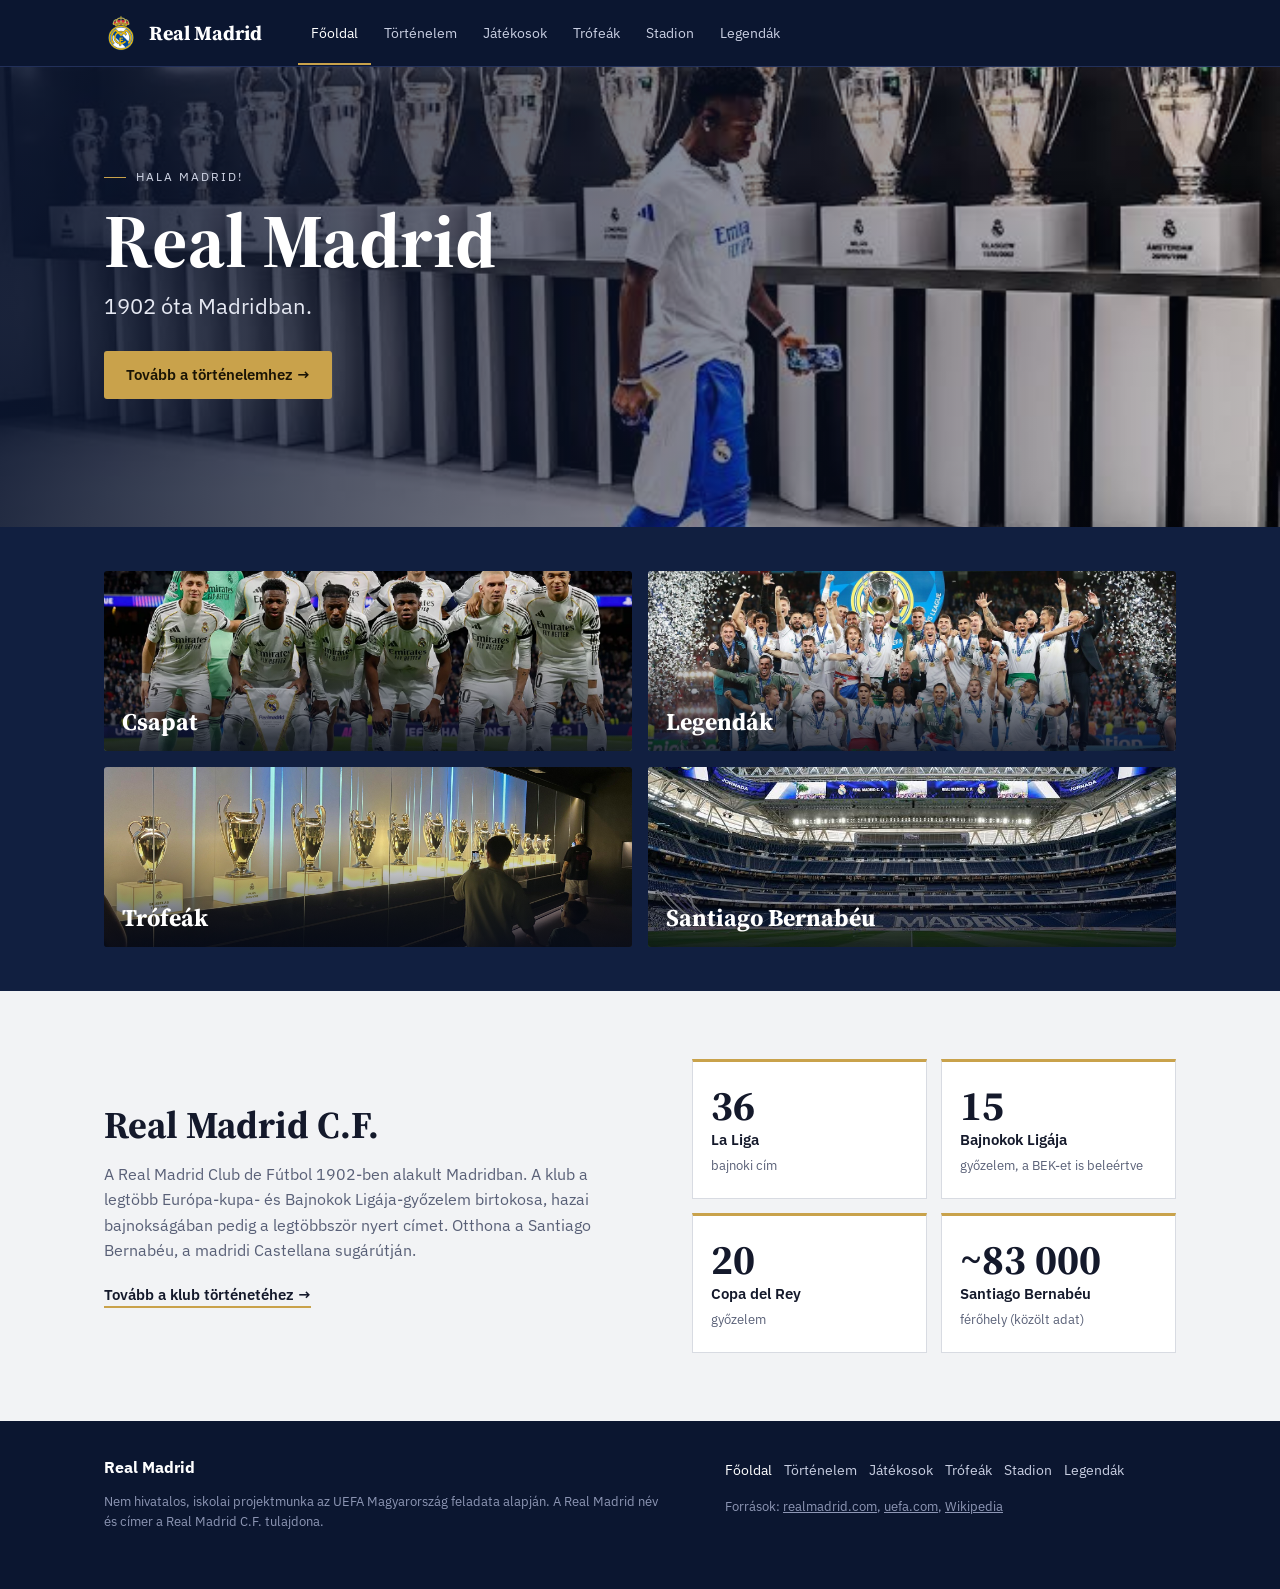
<file: index.html>
<!DOCTYPE html>
<html lang="hu">

<head>
    <meta charset="utf-8">
    <meta name="viewport" content="width=device-width, initial-scale=1, viewport-fit=cover">
    <title>Real Madrid</title>
    <link rel="icon"
        href="data:image/svg+xml,%3Csvg xmlns='http://www.w3.org/2000/svg' viewBox='0 0 32 32'%3E%3Ccircle cx='16' cy='16' r='15' fill='%230b1630'/%3E%3Ccircle cx='16' cy='16' r='12' fill='none' stroke='%23c9a24b' stroke-width='2'/%3E%3C/svg%3E">
    <link rel="stylesheet"
        href="https://fonts.googleapis.com/css2?family=IBM+Plex+Sans:wght@400;500;600&family=Source+Serif+4:opsz,wght@8..60,600;8..60,700&display=swap">
    <link rel="stylesheet" href="css/style.css">
</head>

<body>
    <header>
        <div class="w">
            <a class="brand" href="index.html"><img class="logo" src="pics/logo.png" alt="">Real Madrid</a>
            <nav aria-label="Főmenü"><a href="index.html" class="on">Főoldal</a><a
                    href="tortenelem.html">Történelem</a><a href="jatekosok.html">Játékosok</a><a
                    href="trofeak.html">Trófeák</a><a href="stadion.html">Stadion</a><a
                    href="legendak.html">Legendák</a></nav>
        </div>
    </header>
    <main>
        <section class="hero">
            <div class="img"><img src="pics/hero.jpg" alt="Santiago Bernabéu"></div>
            <div class="w">
                <div class="eyebrow">Hala Madrid!</div>
                <h1>Real Madrid</h1>
                <p class="sub">1902 óta Madridban.</p><a class="btn" href="tortenelem.html">Tovább a történelemhez →</a>
            </div>
        </section>
        <section class="dark">
            <div class="w tiles"><a class="tile" href="jatekosok.html">
                    <div class="img"><img src="pics/tile-csapat.jpg" alt="Csapat"></div><span>Csapat</span>
                </a><a class="tile" href="legendak.html">
                    <div class="img"><img src="pics/tile-legendak.jpg" alt="Legendák"></div><span>Legendák</span>
                </a><a class="tile" href="trofeak.html">
                    <div class="img"><img src="pics/tile-trofeak.jpg" alt="Trófeák"></div><span>Trófeák</span>
                </a><a class="tile" href="stadion.html">
                    <div class="img"><img src="pics/tile-stadion.jpg" alt="Santiago Bernabéu"></div><span>Santiago
                        Bernabéu</span>
                </a></div>
        </section>
        <section class="about">
            <div class="w two">
                <div>
                    <h2>Real Madrid C.F.</h2>
                    <p>A Real Madrid Club de Fútbol 1902-ben alakult Madridban. A klub a legtöbb Európa-kupa- és
                        Bajnokok Ligája-győzelem birtokosa, hazai bajnokságában pedig a legtöbbször nyert címet. Otthona
                        a Santiago Bernabéu, a madridi Castellana sugárútján.</p><a class="lnk"
                        href="tortenelem.html">Tovább a klub történetéhez →</a>
                </div>
                <div class="stats">
                    <div class="st"><b>36</b><span>La Liga</span><small>bajnoki cím</small></div>
                    <div class="st"><b>15</b><span>Bajnokok Ligája</span><small>győzelem, a BEK-et is beleértve</small>
                    </div>
                    <div class="st"><b>20</b><span>Copa del Rey</span><small>győzelem</small></div>
                    <div class="st"><b>~83 000</b><span>Santiago Bernabéu</span><small>férőhely (közölt adat)</small>
                    </div>
                </div>
            </div>
        </section>
    </main>
    <footer>
        <div class="w">
            <div><b style="color:#fff;font-size:16px">Real Madrid</b>
                <p>Nem hivatalos, iskolai projektmunka az UEFA Magyarország feladata alapján. A Real Madrid név és címer
                    a Real Madrid C.F. tulajdona.</p>
            </div>
            <div>
                <nav aria-label="Lábléc"><a href="index.html" class="on">Főoldal</a><a
                        href="tortenelem.html">Történelem</a><a href="jatekosok.html">Játékosok</a><a
                        href="trofeak.html">Trófeák</a><a href="stadion.html">Stadion</a><a
                        href="legendak.html">Legendák</a></nav>
                <p>Források: <a class="s" href="https://www.realmadrid.com/">realmadrid.com</a>, <a class="s"
                        href="https://www.uefa.com/nationalassociations/teams/50051--real-madrid/">uefa.com</a>, <a
                        class="s" href="https://en.wikipedia.org/wiki/Real_Madrid_CF">Wikipedia</a></p>
            </div>
        </div>
    </footer>
</body>

</html>
</file>
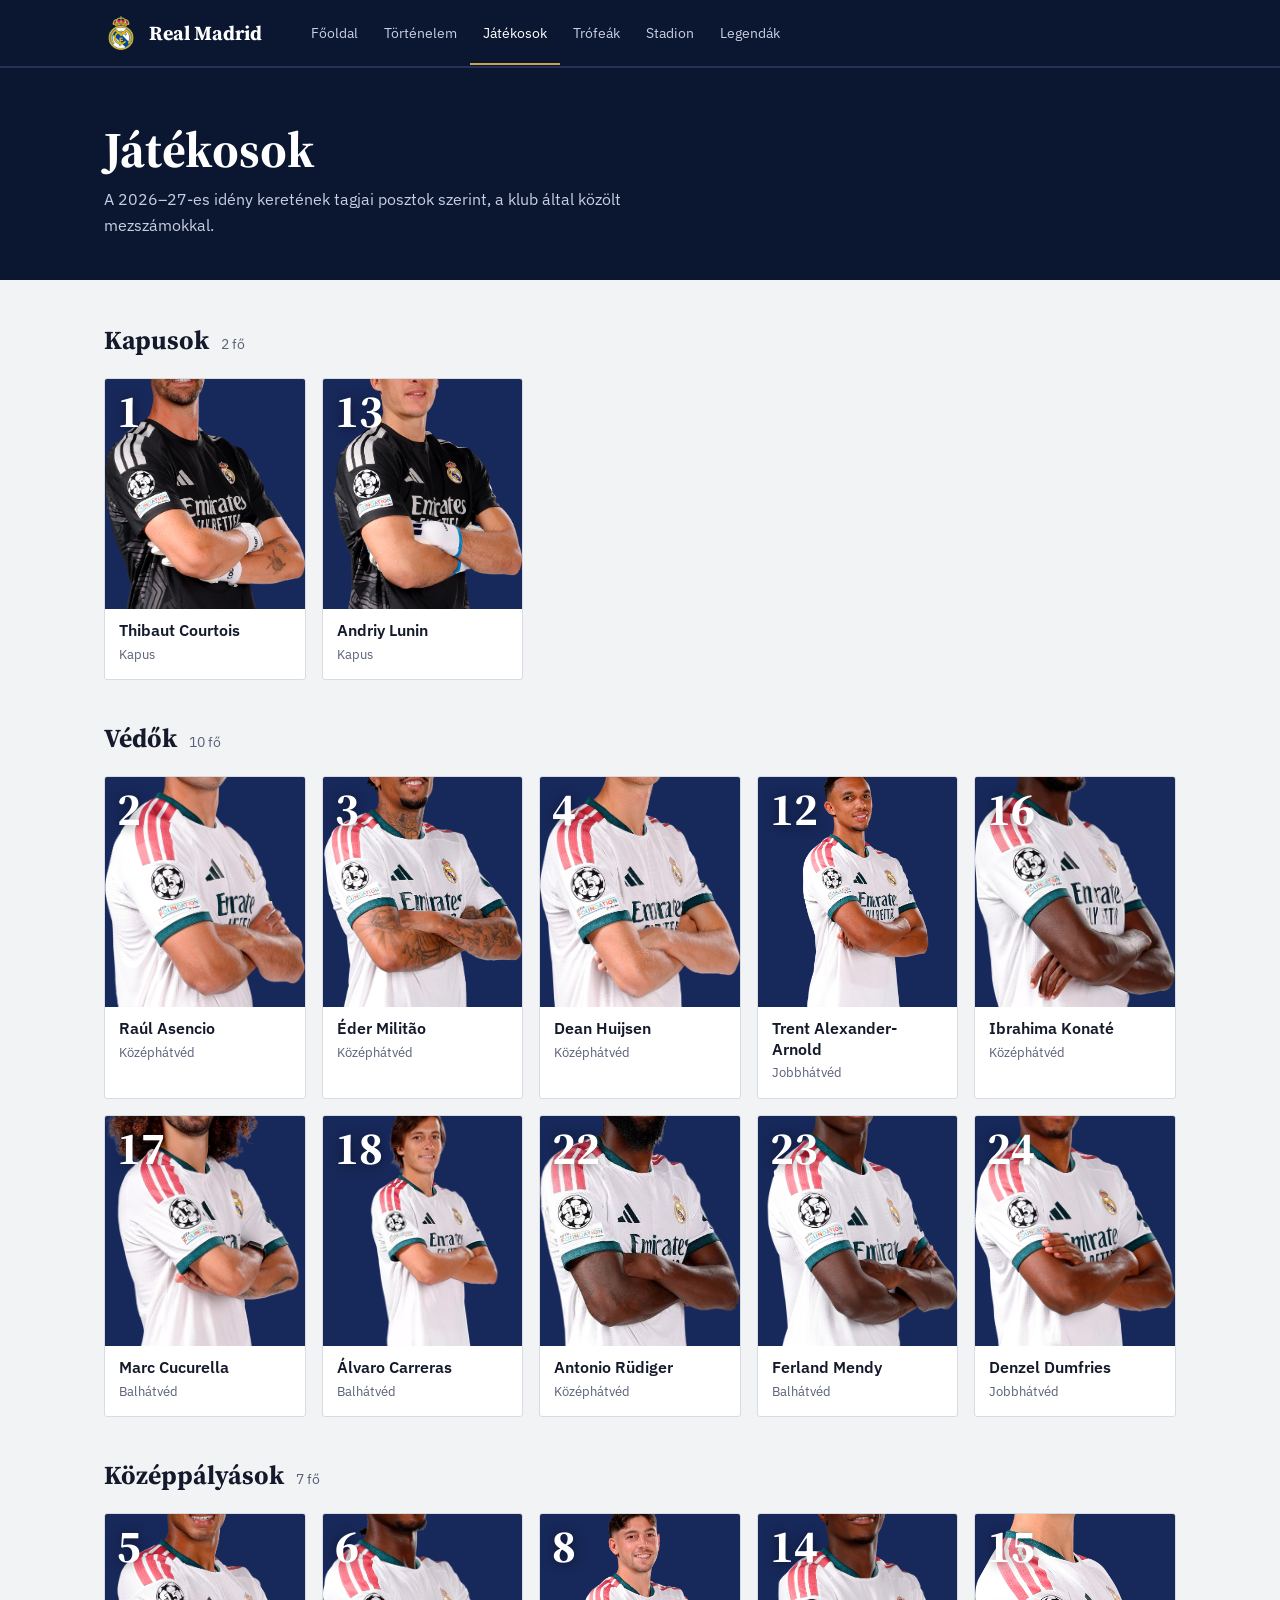
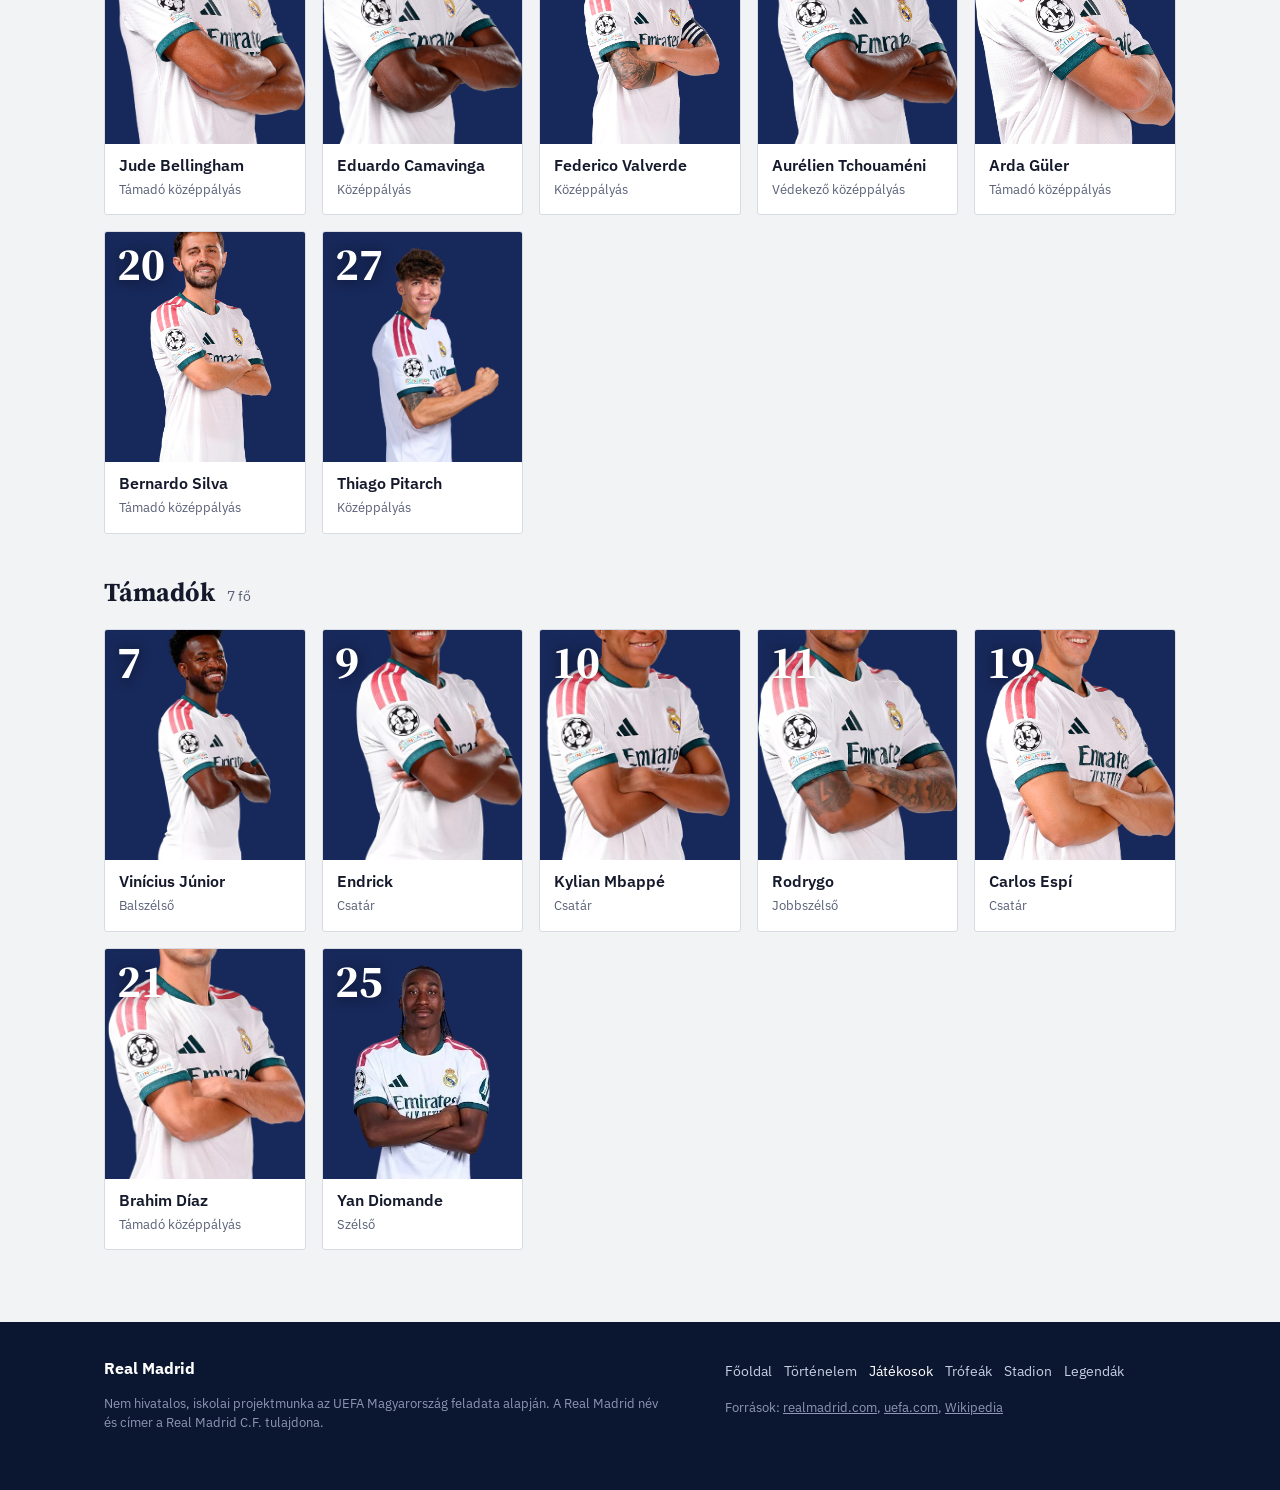
<file: jatekosok.html>
<!DOCTYPE html>
<html lang="hu">

<head>
    <meta charset="utf-8">
    <meta name="viewport" content="width=device-width, initial-scale=1, viewport-fit=cover">
    <title>Játékosok – Real Madrid</title>
    <link rel="icon"
        href="data:image/svg+xml,%3Csvg xmlns='http://www.w3.org/2000/svg' viewBox='0 0 32 32'%3E%3Ccircle cx='16' cy='16' r='15' fill='%230b1630'/%3E%3Ccircle cx='16' cy='16' r='12' fill='none' stroke='%23c9a24b' stroke-width='2'/%3E%3C/svg%3E">
    <link rel="stylesheet"
        href="https://fonts.googleapis.com/css2?family=IBM+Plex+Sans:wght@400;500;600&family=Source+Serif+4:opsz,wght@8..60,600;8..60,700&display=swap">
    <link rel="stylesheet" href="css/style.css">
</head>

<body>
    <header>
        <div class="w">
            <a class="brand" href="index.html"><img class="logo" src="pics/logo.png" alt="">Real Madrid</a>
            <nav aria-label="Főmenü"><a href="index.html">Főoldal</a><a href="tortenelem.html">Történelem</a><a
                    href="jatekosok.html" class="on">Játékosok</a><a href="trofeak.html">Trófeák</a><a
                    href="stadion.html">Stadion</a><a href="legendak.html">Legendák</a></nav>
        </div>
    </header>
    <main>
        <section class="ph">
            <div class="w">
                <h1>Játékosok</h1>
                <p>A 2026–27-es idény keretének tagjai posztok szerint, a klub által közölt mezszámokkal.</p>
            </div>
        </section>
        <section class="body">
            <div class="w">
                <h2 class="grp">Kapusok<small>2 fő</small></h2>
                <div class="grid">
                    <div class="pc">
                        <div class="img"><img src="pics/j-thibaut-courtois.jpg" alt="Thibaut Courtois"></div><i
                            class="num">1</i>
                        <div class="t"><b>Thibaut Courtois</b><span>Kapus</span></div>
                    </div>
                    <div class="pc">
                        <div class="img"><img src="pics/j-andriy-lunin.jpg" alt="Andriy Lunin"></div><i
                            class="num">13</i>
                        <div class="t"><b>Andriy Lunin</b><span>Kapus</span></div>
                    </div>
                </div>
                <h2 class="grp">Védők<small>10 fő</small></h2>
                <div class="grid">
                    <div class="pc">
                        <div class="img"><img src="pics/j-raul-asencio.jpg" alt="Raúl Asencio"></div><i
                            class="num">2</i>
                        <div class="t"><b>Raúl Asencio</b><span>Középhátvéd</span></div>
                    </div>
                    <div class="pc">
                        <div class="img"><img src="pics/j-eder-militao.jpg" alt="Éder Militão"></div><i
                            class="num">3</i>
                        <div class="t"><b>Éder Militão</b><span>Középhátvéd</span></div>
                    </div>
                    <div class="pc">
                        <div class="img"><img src="pics/j-dean-huijsen.jpg" alt="Dean Huijsen"></div><i
                            class="num">4</i>
                        <div class="t"><b>Dean Huijsen</b><span>Középhátvéd</span></div>
                    </div>
                    <div class="pc">
                        <div class="img"><img src="pics/j-trent-alexander-arnold.jpg" alt="Trent Alexander-Arnold">
                        </div><i class="num">12</i>
                        <div class="t"><b>Trent Alexander-Arnold</b><span>Jobbhátvéd</span></div>
                    </div>
                    <div class="pc">
                        <div class="img"><img src="pics/j-ibrahima-konate.jpg" alt="Ibrahima Konaté"></div><i
                            class="num">16</i>
                        <div class="t"><b>Ibrahima Konaté</b><span>Középhátvéd</span></div>
                    </div>
                    <div class="pc">
                        <div class="img"><img src="pics/j-marc-cucurella.jpg" alt="Marc Cucurella"></div><i
                            class="num">17</i>
                        <div class="t"><b>Marc Cucurella</b><span>Balhátvéd</span></div>
                    </div>
                    <div class="pc">
                        <div class="img"><img src="pics/j-alvaro-carreras.jpg" alt="Álvaro Carreras"></div><i
                            class="num">18</i>
                        <div class="t"><b>Álvaro Carreras</b><span>Balhátvéd</span></div>
                    </div>
                    <div class="pc">
                        <div class="img"><img src="pics/j-antonio-rudiger.jpg" alt="Antonio Rüdiger"></div><i
                            class="num">22</i>
                        <div class="t"><b>Antonio Rüdiger</b><span>Középhátvéd</span></div>
                    </div>
                    <div class="pc">
                        <div class="img"><img src="pics/j-ferland-mendy.jpg" alt="Ferland Mendy"></div><i
                            class="num">23</i>
                        <div class="t"><b>Ferland Mendy</b><span>Balhátvéd</span></div>
                    </div>
                    <div class="pc">
                        <div class="img"><img src="pics/j-denzel-dumfries.jpg" alt="Denzel Dumfries"></div><i
                            class="num">24</i>
                        <div class="t"><b>Denzel Dumfries</b><span>Jobbhátvéd</span></div>
                    </div>
                </div>
                <h2 class="grp">Középpályások<small>7 fő</small></h2>
                <div class="grid">
                    <div class="pc">
                        <div class="img"><img src="pics/j-jude-bellingham.jpg" alt="Jude Bellingham"></div><i
                            class="num">5</i>
                        <div class="t"><b>Jude Bellingham</b><span>Támadó középpályás</span></div>
                    </div>
                    <div class="pc">
                        <div class="img"><img src="pics/j-eduardo-camavinga.jpg" alt="Eduardo Camavinga"></div><i
                            class="num">6</i>
                        <div class="t"><b>Eduardo Camavinga</b><span>Középpályás</span></div>
                    </div>
                    <div class="pc">
                        <div class="img"><img src="pics/j-federico-valverde.jpg" alt="Federico Valverde"></div><i
                            class="num">8</i>
                        <div class="t"><b>Federico Valverde</b><span>Középpályás</span></div>
                    </div>
                    <div class="pc">
                        <div class="img"><img src="pics/j-aurelien-tchouameni.jpg" alt="Aurélien Tchouaméni"></div><i
                            class="num">14</i>
                        <div class="t"><b>Aurélien Tchouaméni</b><span>Védekező középpályás</span></div>
                    </div>
                    <div class="pc">
                        <div class="img"><img src="pics/j-arda-guler.jpg" alt="Arda Güler"></div><i class="num">15</i>
                        <div class="t"><b>Arda Güler</b><span>Támadó középpályás</span></div>
                    </div>
                    <div class="pc">
                        <div class="img"><img src="pics/j-bernardo-silva.jpg" alt="Bernardo Silva"></div><i
                            class="num">20</i>
                        <div class="t"><b>Bernardo Silva</b><span>Támadó középpályás</span></div>
                    </div>
                    <div class="pc">
                        <div class="img"><img src="pics/j-thiago-pitarch.jpg" alt="Thiago Pitarch"></div><i
                            class="num">27</i>
                        <div class="t"><b>Thiago Pitarch</b><span>Középpályás</span></div>
                    </div>
                </div>
                <h2 class="grp">Támadók<small>7 fő</small></h2>
                <div class="grid">
                    <div class="pc">
                        <div class="img"><img src="pics/j-vinicius-junior.jpg" alt="Vinícius Júnior"></div><i
                            class="num">7</i>
                        <div class="t"><b>Vinícius Júnior</b><span>Balszélső</span></div>
                    </div>
                    <div class="pc">
                        <div class="img"><img src="pics/j-endrick.jpg" alt="Endrick"></div><i class="num">9</i>
                        <div class="t"><b>Endrick</b><span>Csatár</span></div>
                    </div>
                    <div class="pc">
                        <div class="img"><img src="pics/j-kylian-mbappe.jpg" alt="Kylian Mbappé"></div><i
                            class="num">10</i>
                        <div class="t"><b>Kylian Mbappé</b><span>Csatár</span></div>
                    </div>
                    <div class="pc">
                        <div class="img"><img src="pics/j-rodrygo.jpg" alt="Rodrygo"></div><i class="num">11</i>
                        <div class="t"><b>Rodrygo</b><span>Jobbszélső</span></div>
                    </div>
                    <div class="pc">
                        <div class="img"><img src="pics/j-carlos-espi.jpg" alt="Carlos Espí"></div><i class="num">19</i>
                        <div class="t"><b>Carlos Espí</b><span>Csatár</span></div>
                    </div>
                    <div class="pc">
                        <div class="img"><img src="pics/j-brahim-diaz.jpg" alt="Brahim Díaz"></div><i class="num">21</i>
                        <div class="t"><b>Brahim Díaz</b><span>Támadó középpályás</span></div>
                    </div>
                    <div class="pc">
                        <div class="img"><img src="pics/j-yan-diomande.jpg" alt="Yan Diomande"></div><i
                            class="num">25</i>
                        <div class="t"><b>Yan Diomande</b><span>Szélső</span></div>
                    </div>
                </div>
            </div>
        </section>
    </main>
    <footer>
        <div class="w">
            <div><b style="color:#fff;font-size:16px">Real Madrid</b>
                <p>Nem hivatalos, iskolai projektmunka az UEFA Magyarország feladata alapján. A Real Madrid név és címer
                    a Real Madrid C.F. tulajdona.</p>
            </div>
            <div>
                <nav aria-label="Lábléc"><a href="index.html">Főoldal</a><a href="tortenelem.html">Történelem</a><a
                        href="jatekosok.html" class="on">Játékosok</a><a href="trofeak.html">Trófeák</a><a
                        href="stadion.html">Stadion</a><a href="legendak.html">Legendák</a></nav>
                <p>Források: <a class="s" href="https://www.realmadrid.com/">realmadrid.com</a>, <a class="s"
                        href="https://www.uefa.com/nationalassociations/teams/50051--real-madrid/">uefa.com</a>, <a
                        class="s" href="https://en.wikipedia.org/wiki/Real_Madrid_CF">Wikipedia</a></p>
            </div>
        </div>
    </footer>
</body>

</html>
</file>
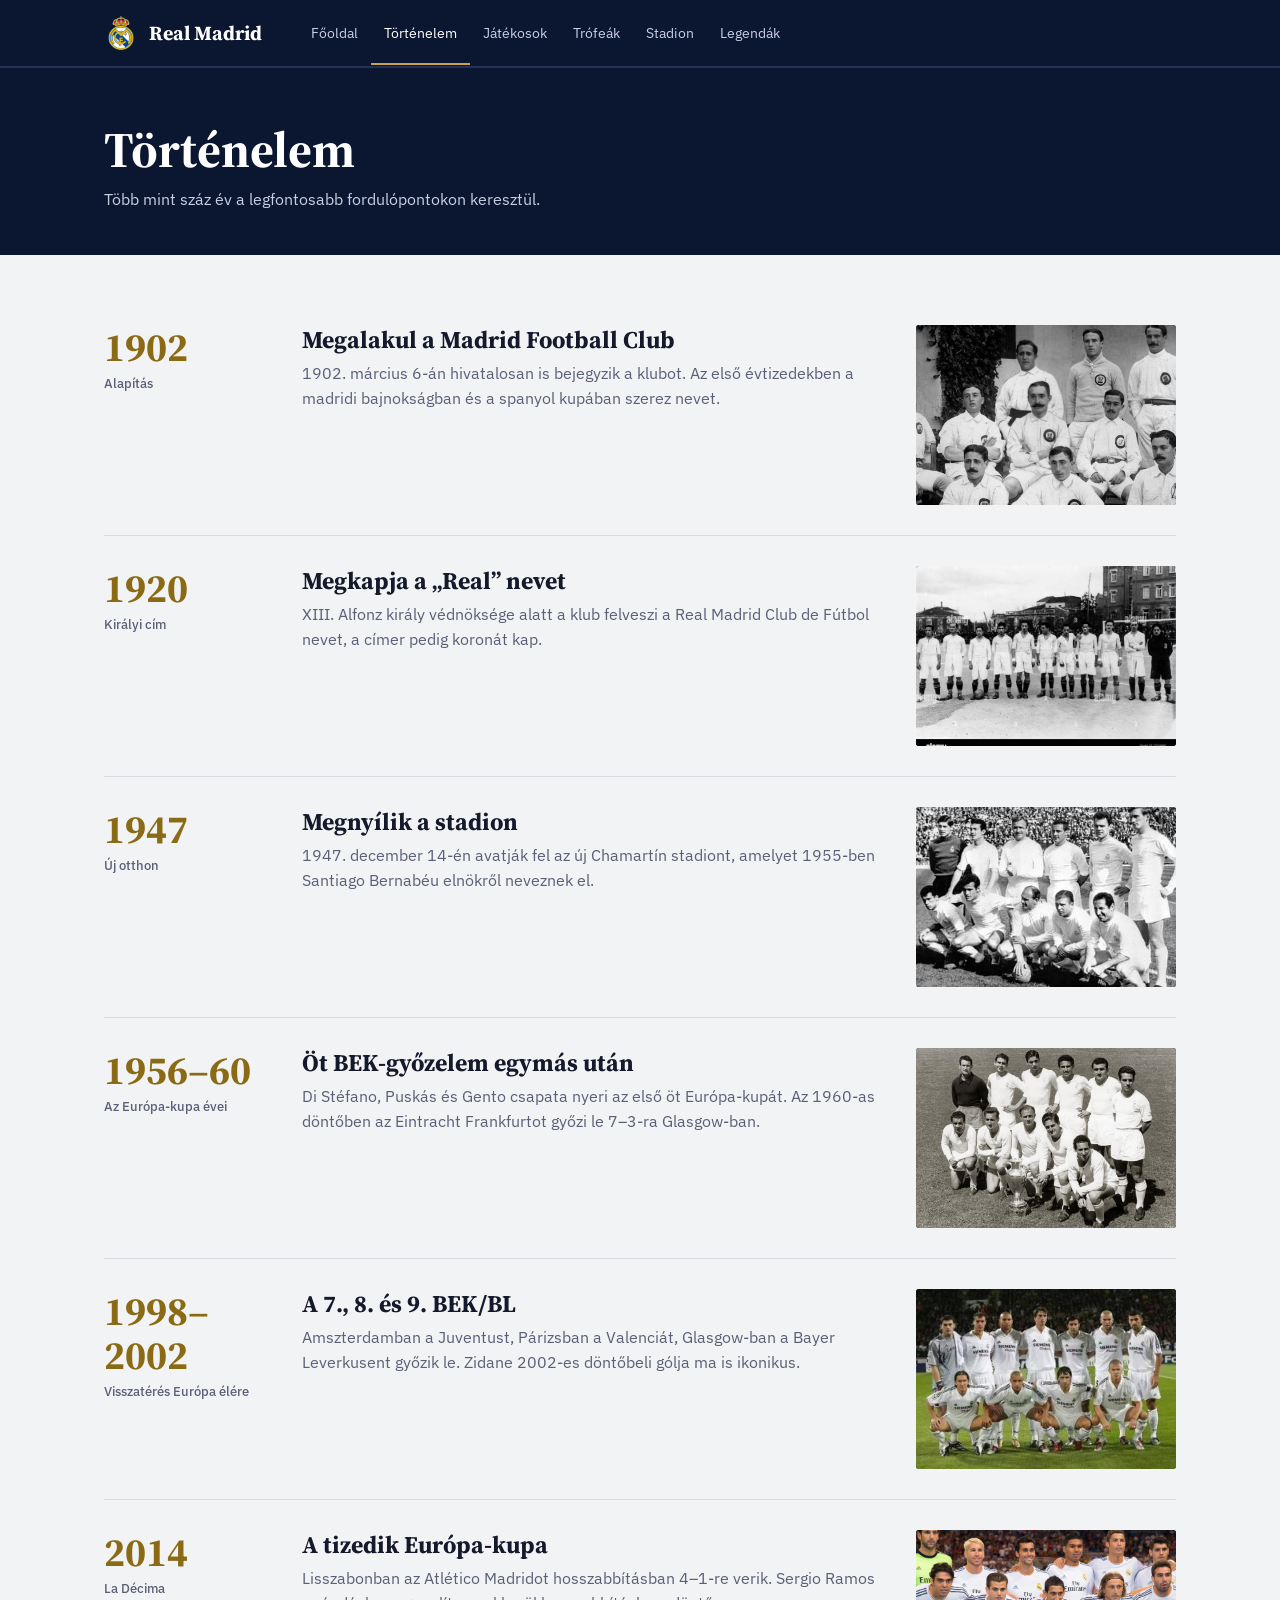
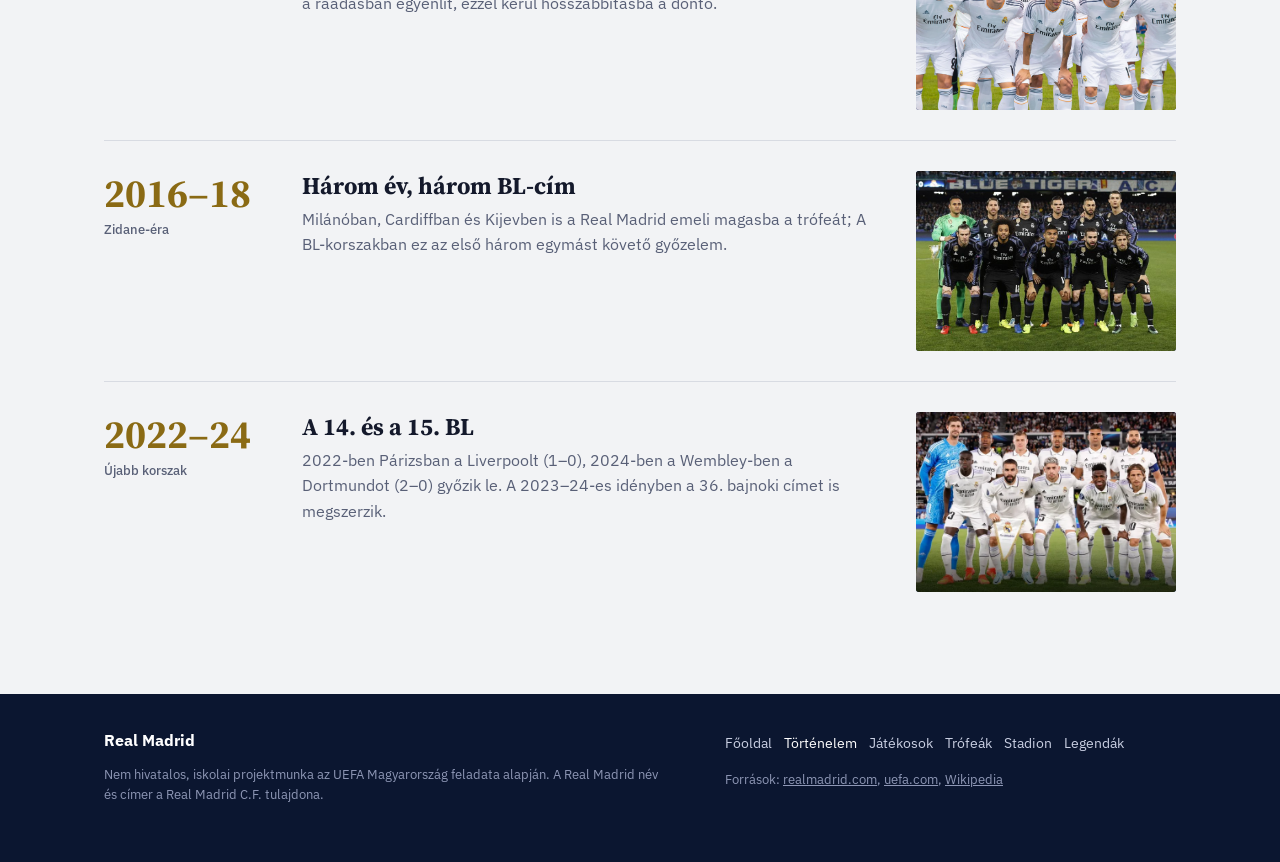
<file: tortenelem.html>
<!DOCTYPE html>
<html lang="hu">

<head>
    <meta charset="utf-8">
    <meta name="viewport" content="width=device-width, initial-scale=1, viewport-fit=cover">
    <title>Történelem – Real Madrid</title>
    <link rel="icon"
        href="data:image/svg+xml,%3Csvg xmlns='http://www.w3.org/2000/svg' viewBox='0 0 32 32'%3E%3Ccircle cx='16' cy='16' r='15' fill='%230b1630'/%3E%3Ccircle cx='16' cy='16' r='12' fill='none' stroke='%23c9a24b' stroke-width='2'/%3E%3C/svg%3E">
    <link rel="stylesheet"
        href="https://fonts.googleapis.com/css2?family=IBM+Plex+Sans:wght@400;500;600&family=Source+Serif+4:opsz,wght@8..60,600;8..60,700&display=swap">
    <link rel="stylesheet" href="css/style.css">
</head>

<body>
    <header>
        <div class="w">
            <a class="brand" href="index.html"><img class="logo" src="pics/logo.png" alt="">Real Madrid</a>
            <nav aria-label="Főmenü"><a href="index.html">Főoldal</a><a href="tortenelem.html"
                    class="on">Történelem</a><a href="jatekosok.html">Játékosok</a><a href="trofeak.html">Trófeák</a><a
                    href="stadion.html">Stadion</a><a href="legendak.html">Legendák</a></nav>
        </div>
    </header>
    <main>
        <section class="ph">
            <div class="w">
                <h1>Történelem</h1>
                <p>Több mint száz év a legfontosabb fordulópontokon keresztül.</p>
            </div>
        </section>
        <section class="body">
            <div class="w">
                <article class="tl">
                    <div class="y">1902<small>Alapítás</small></div>
                    <div>
                        <h3>Megalakul a Madrid Football Club</h3>
                        <p>1902. március 6-án hivatalosan is bejegyzik a klubot. Az első évtizedekben a madridi
                            bajnokságban és a spanyol kupában szerez nevet.</p>
                    </div>
                    <div class="img"><img src="pics/t-1902.jpg" alt="Megalakul a Madrid Football Club"></div>
                </article>
                <article class="tl">
                    <div class="y">1920<small>Királyi cím</small></div>
                    <div>
                        <h3>Megkapja a „Real” nevet</h3>
                        <p>XIII. Alfonz király védnöksége alatt a klub felveszi a Real Madrid Club de Fútbol nevet, a
                            címer pedig koronát kap.</p>
                    </div>
                    <div class="img"><img src="pics/t-1920.jpg" alt="Megkapja a „Real” nevet"></div>
                </article>
                <article class="tl">
                    <div class="y">1947<small>Új otthon</small></div>
                    <div>
                        <h3>Megnyílik a stadion</h3>
                        <p>1947. december 14-én avatják fel az új Chamartín stadiont, amelyet 1955-ben Santiago Bernabéu
                            elnökről neveznek el.</p>
                    </div>
                    <div class="img"><img src="pics/t-1947.jpg" alt="Megnyílik a stadion"></div>
                </article>
                <article class="tl">
                    <div class="y">1956–60<small>Az Európa-kupa évei</small></div>
                    <div>
                        <h3>Öt BEK-győzelem egymás után</h3>
                        <p>Di Stéfano, Puskás és Gento csapata nyeri az első öt Európa-kupát. Az 1960-as döntőben az
                            Eintracht Frankfurtot győzi le 7–3-ra Glasgow-ban.</p>
                    </div>
                    <div class="img"><img src="pics/t-1956-60.jpg" alt="Öt BEK-győzelem egymás után"></div>
                </article>
                <article class="tl">
                    <div class="y">1998–2002<small>Visszatérés Európa élére</small></div>
                    <div>
                        <h3>A 7., 8. és 9. BEK/BL</h3>
                        <p>Amszterdamban a Juventust, Párizsban a Valenciát, Glasgow-ban a Bayer Leverkusent győzik le.
                            Zidane 2002-es döntőbeli gólja ma is ikonikus.</p>
                    </div>
                    <div class="img"><img src="pics/t-1998-2002.jpg" alt="A 7., 8. és 9. BEK/BL"></div>
                </article>
                <article class="tl">
                    <div class="y">2014<small>La Décima</small></div>
                    <div>
                        <h3>A tizedik Európa-kupa</h3>
                        <p>Lisszabonban az Atlético Madridot hosszabbításban 4–1-re verik. Sergio Ramos a ráadásban
                            egyenlít, ezzel kerül hosszabbításba a döntő.</p>
                    </div>
                    <div class="img"><img src="pics/t-2014.jpg" alt="A tizedik Európa-kupa"></div>
                </article>
                <article class="tl">
                    <div class="y">2016–18<small>Zidane-éra</small></div>
                    <div>
                        <h3>Három év, három BL-cím</h3>
                        <p>Milánóban, Cardiffban és Kijevben is a Real Madrid emeli magasba a trófeát; A BL-korszakban
                            ez az első három egymást követő győzelem.</p>
                    </div>
                    <div class="img"><img src="pics/t-2016-18.jpg" alt="Három év, három BL-cím"></div>
                </article>
                <article class="tl">
                    <div class="y">2022–24<small>Újabb korszak</small></div>
                    <div>
                        <h3>A 14. és a 15. BL</h3>
                        <p>2022-ben Párizsban a Liverpoolt (1–0), 2024-ben a Wembley-ben a Dortmundot (2–0) győzik le. A
                            2023–24-es idényben a 36. bajnoki címet is megszerzik.</p>
                    </div>
                    <div class="img"><img src="pics/t-2022-24.jpg" alt="A 14. és a 15. BL"></div>
                </article>
            </div>
        </section>
    </main>
    <footer>
        <div class="w">
            <div><b style="color:#fff;font-size:16px">Real Madrid</b>
                <p>Nem hivatalos, iskolai projektmunka az UEFA Magyarország feladata alapján. A Real Madrid név és címer
                    a Real Madrid C.F. tulajdona.</p>
            </div>
            <div>
                <nav aria-label="Lábléc"><a href="index.html">Főoldal</a><a href="tortenelem.html"
                        class="on">Történelem</a><a href="jatekosok.html">Játékosok</a><a
                        href="trofeak.html">Trófeák</a><a href="stadion.html">Stadion</a><a
                        href="legendak.html">Legendák</a></nav>
                <p>Források: <a class="s" href="https://www.realmadrid.com/">realmadrid.com</a>, <a class="s"
                        href="https://www.uefa.com/nationalassociations/teams/50051--real-madrid/">uefa.com</a>, <a
                        class="s" href="https://en.wikipedia.org/wiki/Real_Madrid_CF">Wikipedia</a></p>
            </div>
        </div>
    </footer>
</body>

</html>
</file>
<file: css/style.css>
* { box-sizing: border-box; margin: 0; }
body { background: #f2f3f5; color: #14192b; font: 16px/1.6 "IBM Plex Sans", Arial, sans-serif; }
h1, h2, h3 { font-family: "Source Serif 4", Georgia, serif; }
a { color: inherit; text-decoration: none; }
a:focus { outline: 2px solid #c9a24b; outline-offset: 2px; }
.w { max-width: 1120px; margin: 0 auto; padding: 0 24px; }

/* fejléc */
header { background: #0b1630; color: #fff; position: sticky; top: 0; z-index: 9; border-bottom: 1px solid #22305a; }
header .w { display: flex; align-items: center; height: 66px; }
.brand { display: flex; align-items: center; font: 700 20px "Source Serif 4", Georgia, serif; margin-right: 36px; white-space: nowrap; }
.logo { height: 40px; margin-right: 11px; }
nav { display: flex; overflow-x: auto; }
nav a { padding: 21px 13px 19px; font-size: 14px; color: #c9cfe2; border-bottom: 2px solid transparent; white-space: nowrap; }
nav a.on { color: #fff; border-bottom-color: #c9a24b; }

/* képek */
.img { position: relative; overflow: hidden; background: #17285a; color: #9fb0dc; font-size: 12px; }
.img img { position: absolute; top: 0; left: 0; width: 100%; height: 100%; object-fit: cover; }

/* főoldal */
.hero { background: #0b1630; color: #fff; position: relative; min-height: 460px; overflow: hidden; }
.hero .img { position: absolute; top: 0; left: 0; right: 0; bottom: 0; }
.hero:after { content: ""; position: absolute; top: 0; left: 0; right: 0; bottom: 0; background: linear-gradient(90deg, rgba(11,22,48,.9), rgba(11,22,48,.15)); }
.hero .w { position: relative; z-index: 2; padding-top: 100px; padding-bottom: 100px; }
.eyebrow { font-size: 12px; letter-spacing: 2px; text-transform: uppercase; color: #d3d8e8; }
.eyebrow:before { content: ""; display: inline-block; width: 22px; height: 1px; background: #c9a24b; margin-right: 10px; vertical-align: middle; }
.hero h1 { font-size: 76px; line-height: 1; margin: 16px 0 10px; }
.sub { font-size: 22px; margin-bottom: 28px; color: #e6e9f3; }
.btn { display: inline-block; background: #c9a24b; color: #1a1405; padding: 12px 22px; border-radius: 3px; font-weight: 600; font-size: 15px; }
.btn:hover { background: #d8b45e; }
.dark { background: #111f40; padding: 44px 0; }
.tiles { display: grid; grid-template-columns: 1fr 1fr; gap: 16px; }
.tile { display: block; position: relative; height: 180px; overflow: hidden; color: #fff; border-radius: 3px; }
.tile .img { position: absolute; top: 0; left: 0; right: 0; bottom: 0; }
.tile:after { content: ""; position: absolute; top: 0; left: 0; right: 0; bottom: 0; background: linear-gradient(to top, rgba(5,10,25,.82), rgba(5,10,25,0) 60%); }
.tile span { position: absolute; left: 18px; bottom: 13px; z-index: 2; font: 700 24px "Source Serif 4", Georgia, serif; }
.about { padding: 68px 0; }
.two { display: grid; grid-template-columns: 1.1fr 1fr; gap: 56px; align-items: center; }
.about h2 { font-size: 38px; line-height: 1.15; margin-bottom: 14px; }
.about p { max-width: 520px; color: #596077; margin-bottom: 18px; }
.lnk { font-weight: 600; font-size: 15px; border-bottom: 2px solid #c9a24b; padding-bottom: 2px; }
.stats { display: grid; grid-template-columns: 1fr 1fr; gap: 14px; }
.st { background: #fff; border: 1px solid #d8dbe2; border-top: 3px solid #c9a24b; padding: 20px 18px; }
.st b { display: block; font: 700 42px/1.1 "Source Serif 4", Georgia, serif; }
.st span { font-weight: 600; font-size: 15px; display: block; }
.st small { color: #596077; font-size: 13px; }

/* aloldalak */
.ph { background: #0b1630; color: #fff; padding: 54px 0 42px; border-top: 1px solid #22305a; }
.ph h1 { font-size: 50px; line-height: 1.1; margin-bottom: 10px; }
.ph p { max-width: 600px; color: #c9cfe2; }
.body { padding: 40px 0 72px; }

/* történelem */
.tl { display: grid; grid-template-columns: 170px 1fr 260px; gap: 28px; padding: 30px 0; border-top: 1px solid #d8dbe2; }
.body .tl:first-child { border-top: 0; }
.y { font: 700 40px/1.1 "Source Serif 4", Georgia, serif; color: #8a6a14; }
.y small { display: block; font: 500 13px "IBM Plex Sans", Arial, sans-serif; color: #596077; margin-top: 6px; }
.tl h3 { font-size: 24px; margin-bottom: 6px; line-height: 1.25; }
.tl p { color: #596077; max-width: 580px; }
.tl .img { height: 180px; border-radius: 3px; }

/* játékosok */
.grp { font-size: 26px; margin: 38px 0 16px; }
.body .grp:first-child { margin-top: 0; }
.grp small { font: 400 14px "IBM Plex Sans", Arial, sans-serif; color: #596077; margin-left: 12px; }
.grid { display: grid; grid-template-columns: repeat(auto-fill, minmax(188px, 1fr)); gap: 16px; }
.pc { position: relative; background: #fff; border: 1px solid #d8dbe2; border-radius: 3px; overflow: hidden; }
.pc .img { height: 230px; }
.num { position: absolute; top: 4px; left: 12px; z-index: 2; font: 700 46px/1.2 "Source Serif 4", Georgia, serif; font-style: normal; color: #fff; text-shadow: 0 1px 12px rgba(0,0,0,.5); }
.pc .t { padding: 11px 14px 13px; }
.pc b { display: block; font-weight: 600; line-height: 1.3; }
.pc .t span { font-size: 13px; color: #596077; }

/* trófeák */
.grid.tr { grid-template-columns: repeat(auto-fill, minmax(250px, 1fr)); }
.tc { background: #fff; border: 1px solid #d8dbe2; border-radius: 3px; overflow: hidden; }
.tc .img { height: 90px; }
.tc .t { padding: 16px 18px 18px; }
.tc .n { font: 700 52px/1 "Source Serif 4", Georgia, serif; color: #8a6a14; }
.tc h3 { font-size: 19px; margin: 6px 0 4px; }
.tc p { font-size: 14px; color: #596077; }
.tc small { display: block; margin-top: 10px; font-size: 12.5px; border-top: 1px solid #d8dbe2; padding-top: 8px; color: #596077; }

/* legendák */
.lg { display: grid; grid-template-columns: 1fr 1fr; gap: 20px; }
.lc { display: grid; grid-template-columns: 150px 1fr; background: #fff; border: 1px solid #d8dbe2; border-radius: 3px; overflow: hidden; }
.lc .img { min-height: 210px; }
.lc .t { padding: 16px 18px; }
.lc h3 { font-size: 22px; line-height: 1.2; }
.lc em { display: block; font-style: normal; font-size: 13px; color: #596077; margin: 2px 0 8px; }
.lc p { font-size: 14.5px; }
.lc strong { display: block; margin-top: 10px; font-size: 13.5px; color: #8a6a14; font-weight: 600; }

/* stadion */
.facts { display: grid; grid-template-columns: repeat(4, 1fr); border: 1px solid #d8dbe2; background: #fff; margin-bottom: 36px; }
.facts div { padding: 16px 18px; border-left: 1px solid #d8dbe2; }
.facts div:first-child { border-left: 0; }
.facts dt { font-size: 13px; color: #596077; }
.facts dd { font: 700 24px/1.25 "Source Serif 4", Georgia, serif; margin: 2px 0 0; }
.facts dd small { display: block; font: 400 12.5px/1.4 "IBM Plex Sans", Arial, sans-serif; color: #596077; margin-top: 3px; }
.cols { display: grid; grid-template-columns: 1fr 1fr; gap: 48px; margin-bottom: 36px; }
.cols h2 { font-size: 26px; margin-bottom: 10px; }
.cols p, .cols li { color: #596077; margin-bottom: 8px; }
.cols ul { padding-left: 18px; }
.gal { display: grid; grid-template-columns: 2fr 1fr 1fr; gap: 12px; }
.gal .img { height: 220px; border-radius: 3px; }

/* lábléc */
footer { background: #0b1630; color: #c9cfe2; padding: 34px 0 40px; font-size: 14px; }
footer .w { display: flex; flex-wrap: wrap; justify-content: space-between; }
footer .w > div { margin-bottom: 18px; margin-right: 40px; }
footer nav { flex-wrap: wrap; }
footer nav a { padding: 4px 12px 4px 0; border: 0; }
footer nav a.on { color: #fff; }
footer p { max-width: 560px; font-size: 12.5px; line-height: 1.55; margin-top: 12px; color: #8e97b5; }
footer .s { text-decoration: underline; }

/* kisebb képernyők */
@media (max-width: 860px) {
  .tl, .two, .cols, .lg { grid-template-columns: 1fr; gap: 24px; }
  .tl .img { max-width: 360px; }
  .facts { grid-template-columns: 1fr 1fr; }
  .facts div:nth-child(3) { border-left: 0; }
  .facts div:nth-child(3), .facts div:nth-child(4) { border-top: 1px solid #d8dbe2; }
  .gal { grid-template-columns: 1fr 1fr; }
  .hero h1 { font-size: 52px; }
  .ph h1 { font-size: 38px; }
}
@media (max-width: 640px) {
  header .w { flex-wrap: wrap; height: auto; padding-top: 12px; }
  nav a { padding: 10px 11px; }
  .lc { grid-template-columns: 110px 1fr; }
  .hero .w { padding-top: 70px; padding-bottom: 70px; }
  .tile span { font-size: 19px; }
}
</file>
